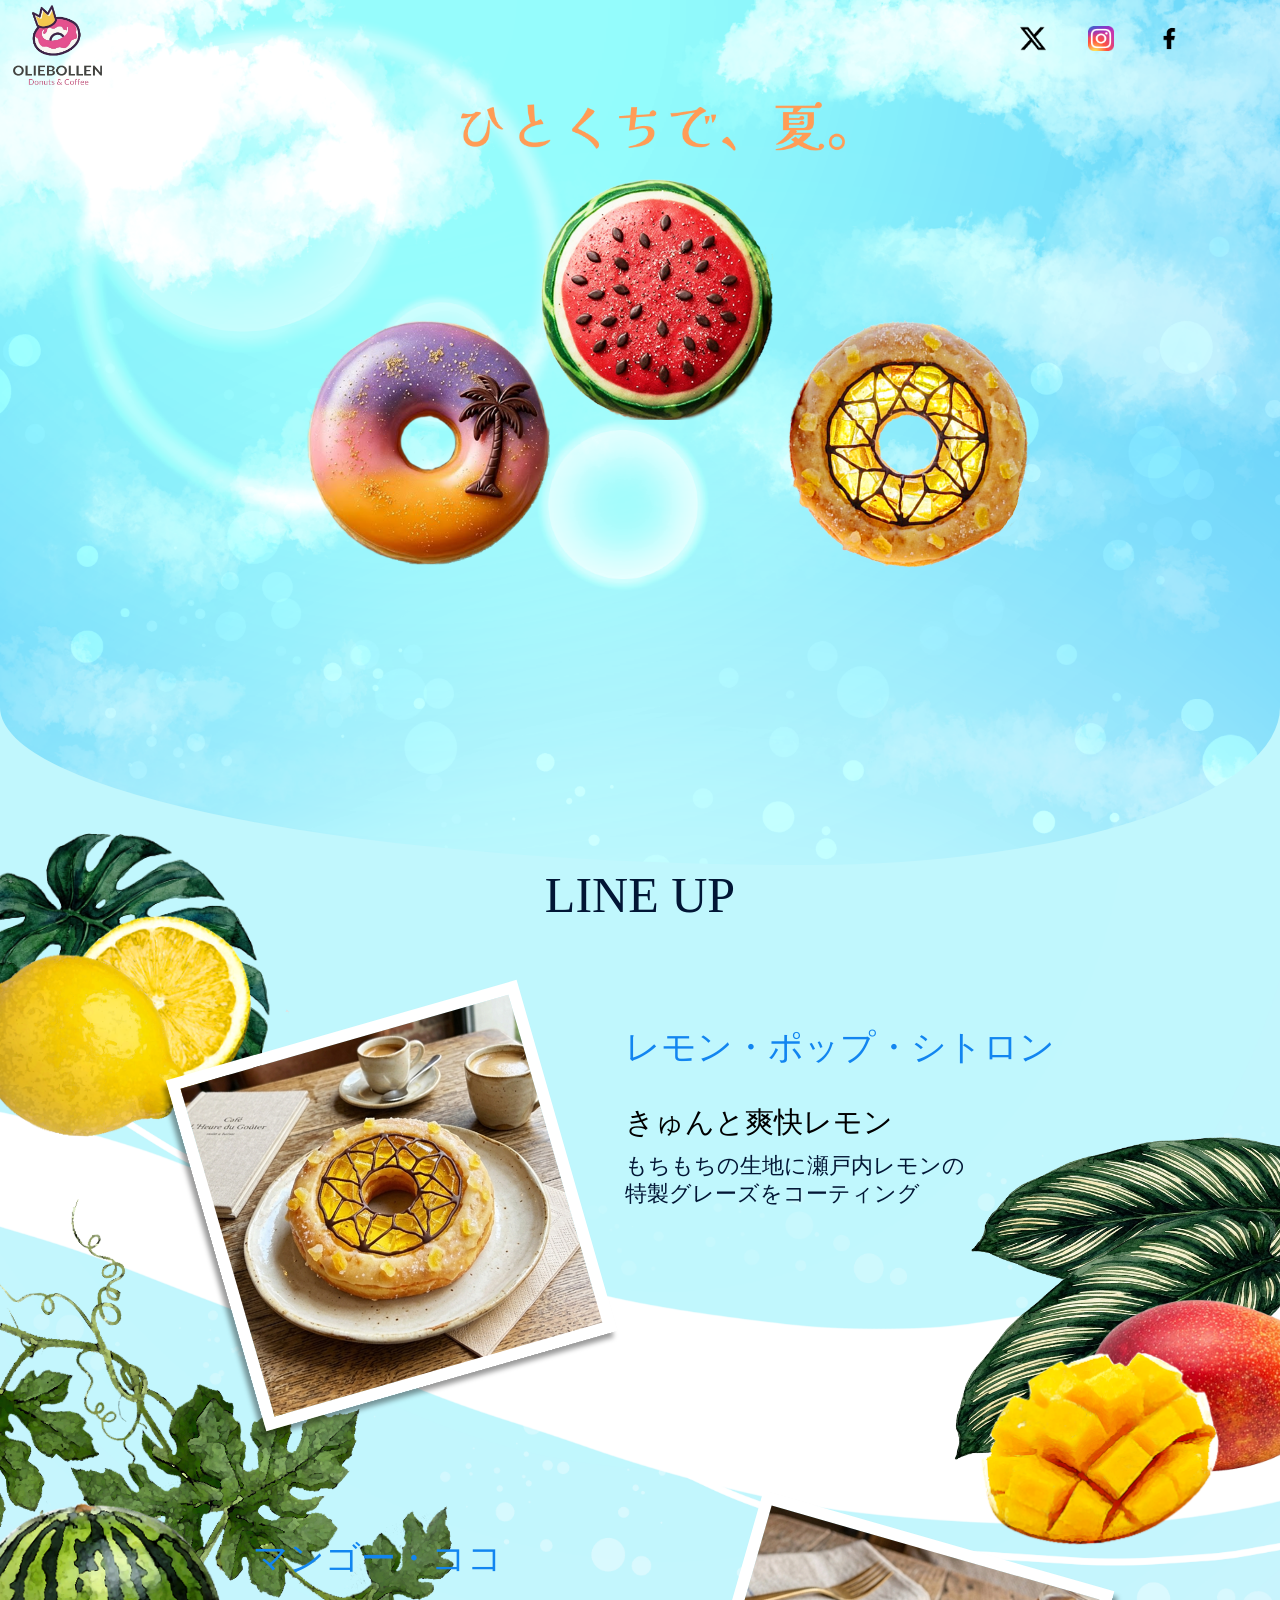
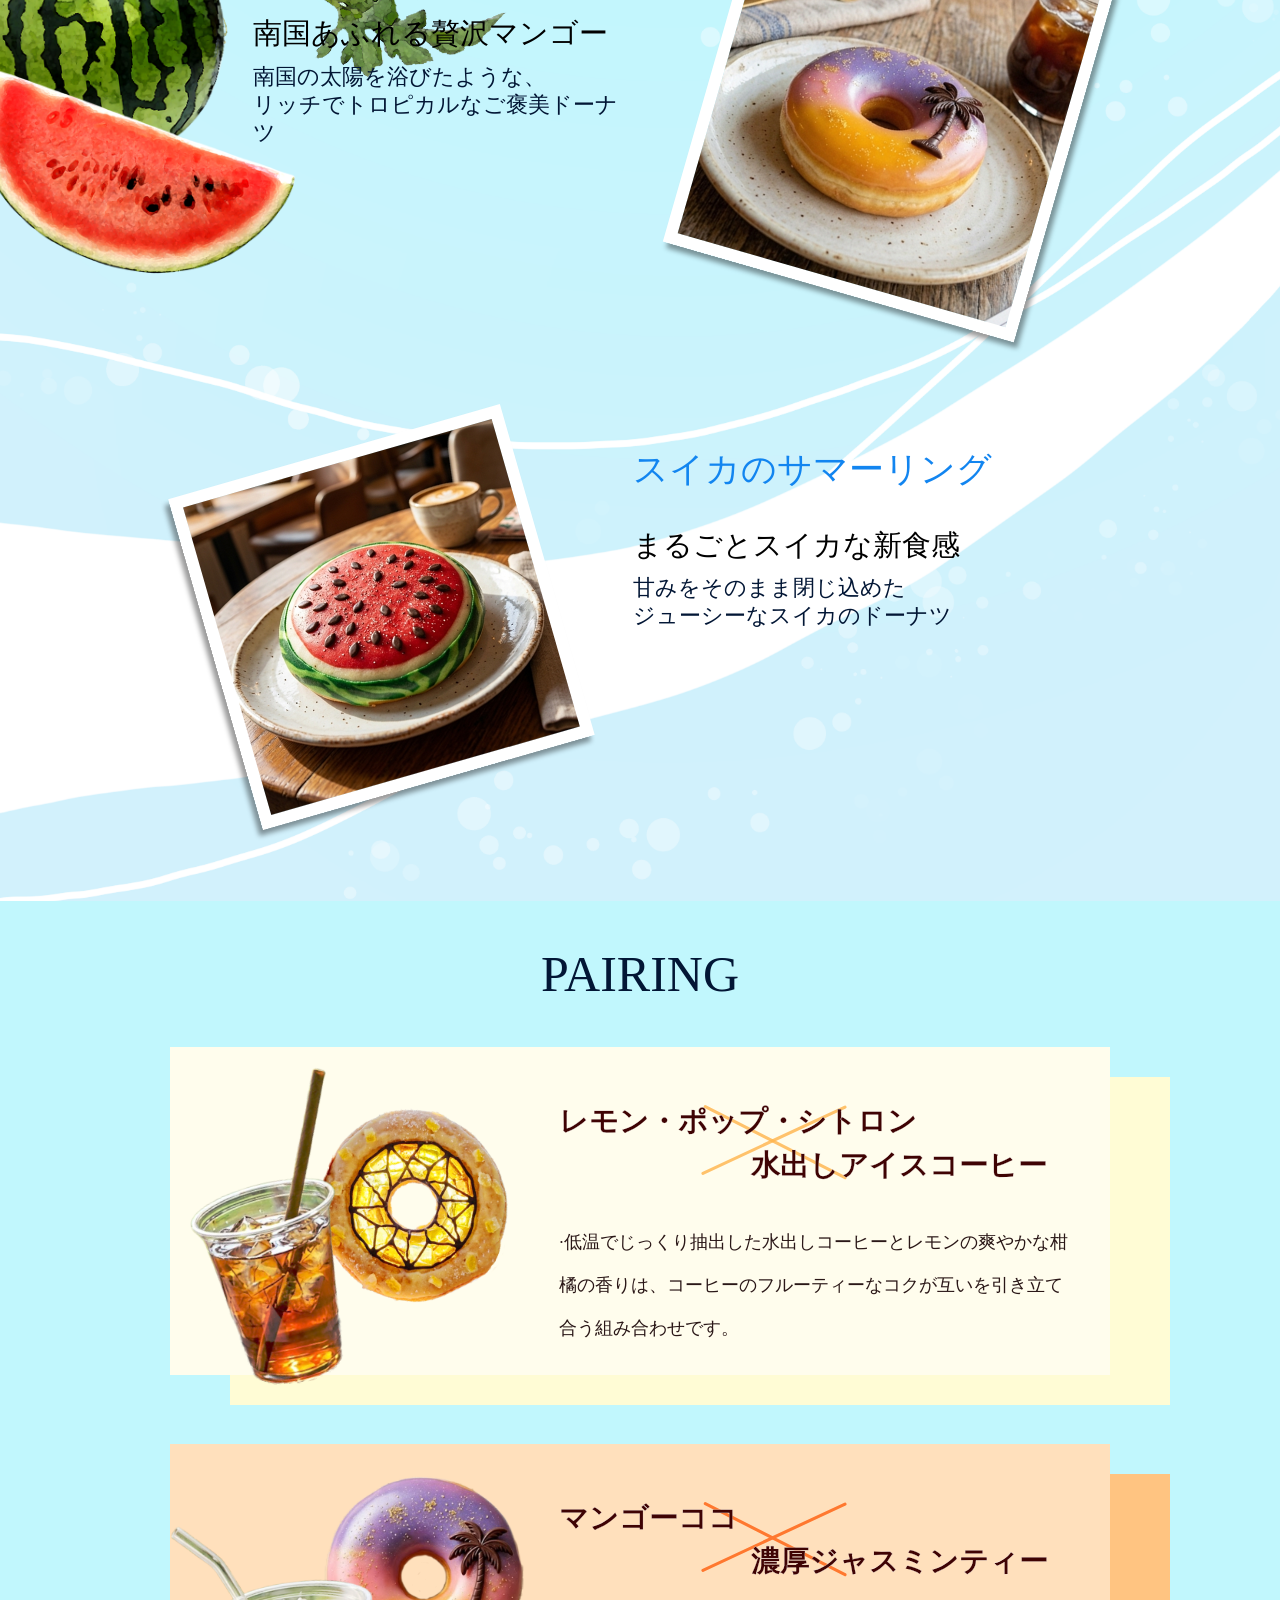
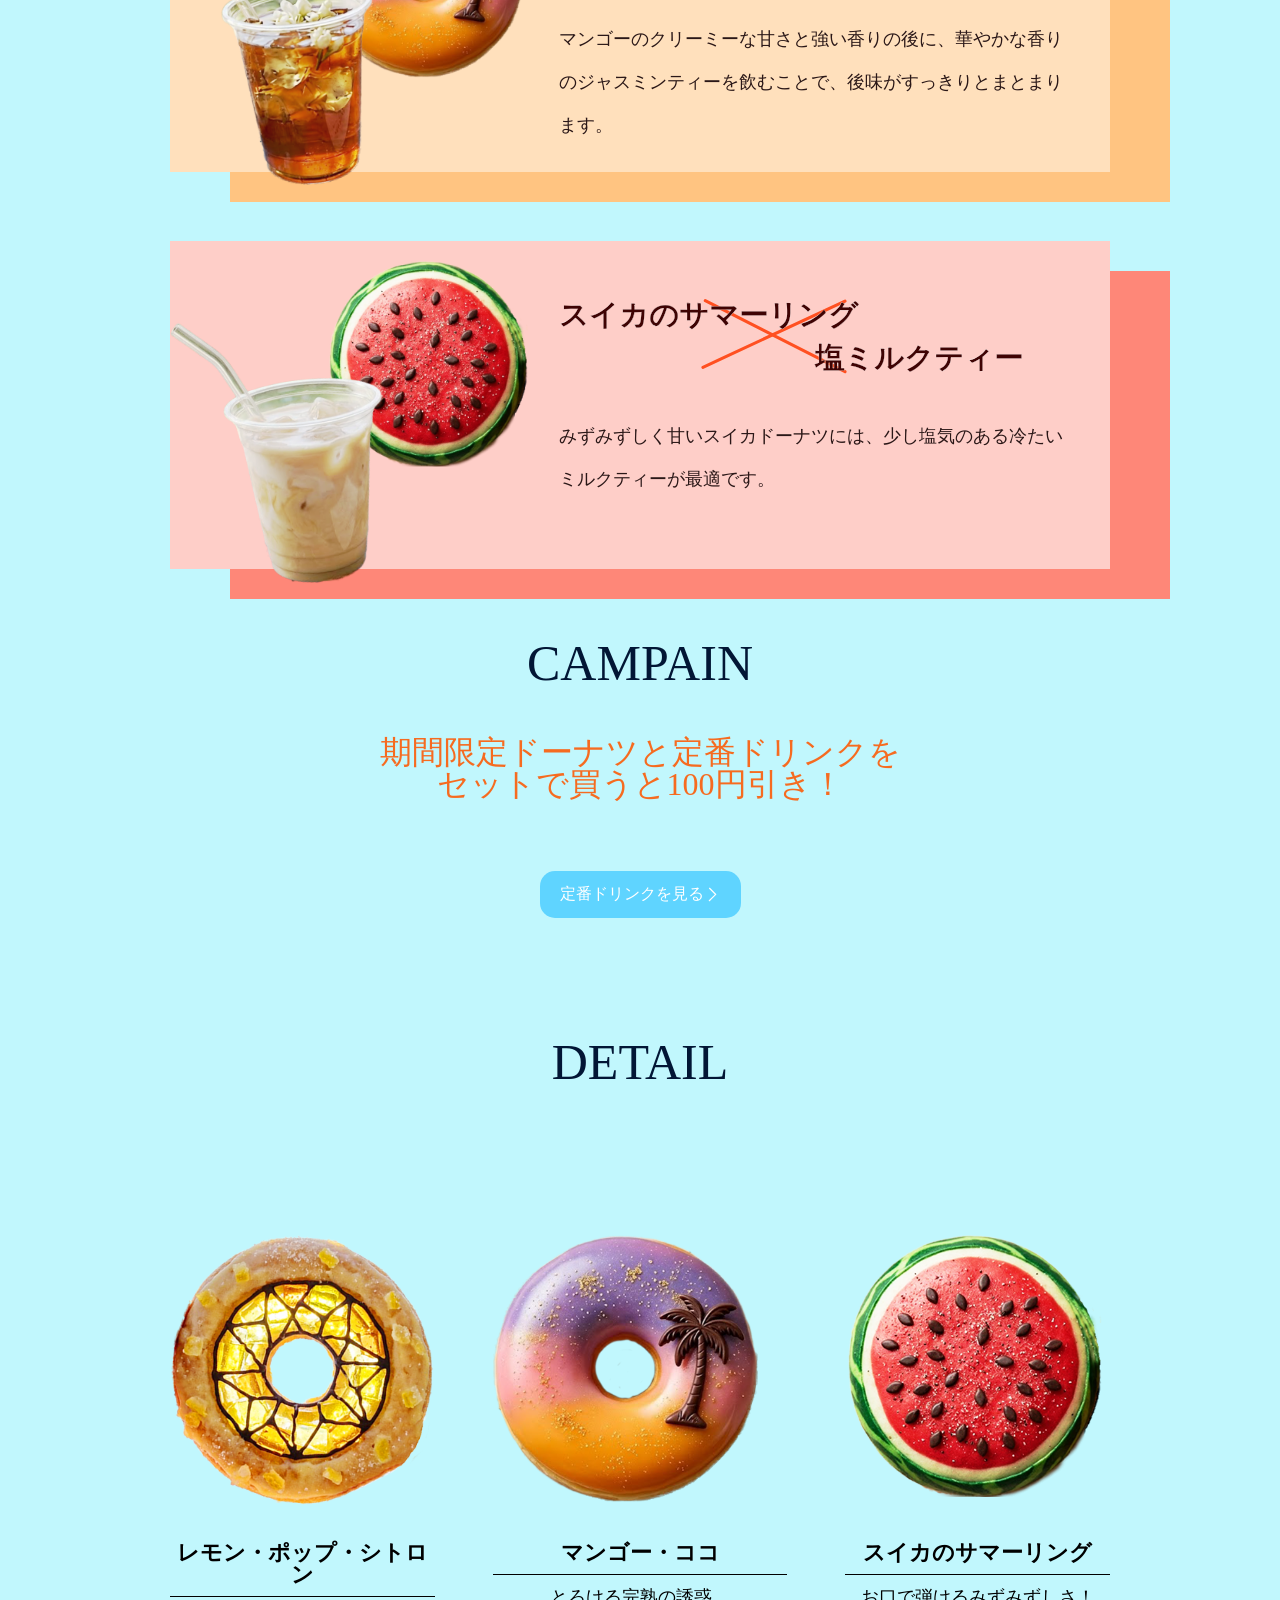
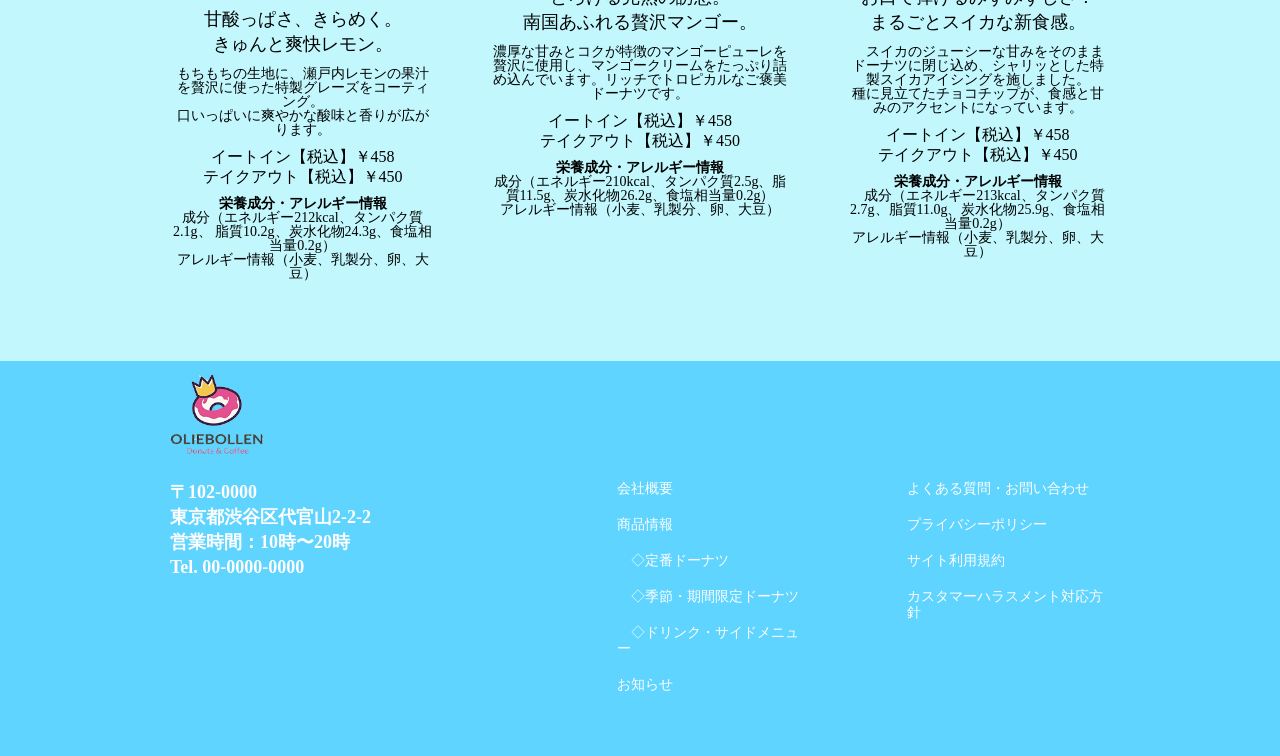
<file: index.html>
<!DOCTYPE html>
<html lang="ja">
<head>
  <meta charset="UTF-8">
  <meta name="viewport" content="width=device-width, initial-scale=1.0">
  <title>夏限定のフルーツドーナツ OLIEBOLLEN</title>
  <link rel="icon" href="img/favicon_logo.png" type="image/png">
  <link rel="apple-touch-icon" href="img/favicon_logo.png">
  <link rel="stylesheet" href="css/reset.css">
  <link rel="stylesheet" href="css/index.css">
</head>


<body>


  <header>

    <h1>
      <a href="index.html">
        <img src="img/logo.png" alt="oliebollenヘッダーロゴ">
      </a>
    </h1>

    <nav>
      <ul>
        <li>
          <a href="#">
            <img src="img/twitter_icon.png" alt="Twitter">
          </a>
        </li>
        <li>
          <a href="#">
            <img src="img/instagram_icon.png" alt="Instagram">
          </a>
        </li>
        <li>
          <a href="#">
            <img src="img/facebook_icon.png" alt="Facebook">
          </a>
        </li>
      </ul>
    </nav>

  </header>

  <div>
    <p class="mainvisual_background">
      <img src="img/mainvisal_background.png" alt="メインビジュアル">
    </p>
    <p class="responsive_mainvisual_background">
      <img src="img/responsive_mainvisual_1.png" alt="メインビジュアル">
    </p>
    <p class="mainvisual_title">
      <img src="img/mainvisual_title.png" alt="ひとくちで、夏。">
    </p>
    <p class="mainvisual_suika">
      <img src="img/donuts_suika.png" alt="スイカのサマーリング" class="no_eating">
      <img src="img/donuts_suika_eating.png" alt="齧りかけのスイカのサマーリング" class="eating">
    </p>
    <p class="mainvisual_mango">
      <img src="img/donuts_mango.png" alt="マンゴー・ココ" class="no_eating">
      <img src="img/donuts_mango_eating.png" alt="齧りかけのマンゴー・ココ" class="eating">
    </p>
    <p class="mainvisual_lemon">
      <img src="img/donuts_lemon.png" alt="レモン・ポップ・シトロン" class="no_eating">
      <img src="img/donuts_lemon_eating.png" alt="齧りかけのレモン・ポップ・シトロン" class="eating">
    </p>
  </div>

  <div class="all">

    <div class="images">
      <img src="img/left_reef1.png" alt="" class="left_reef1">
      <img src="img/cut_lemon_2.png" alt="" class="cut_lemon">
      <img src="img/lemon_1.png" alt="" class="lemon">
      <img src="img/right_reef_2_2.png" alt="" class="right_reef2">
      <img src="img/right_reef_1_2.png" alt="" class="right_reef1">
      <img src="img/mango_1.png" alt="" class="mango">
      <img src="img/cut_mango_2.png" alt="" class="cut_mango">
      <img src="img/watermelon_reef_1.png" alt="watermelon_reef" class="watermelon_reef">
      <img src="img/watermelon_1.png" alt="watermelon" class="watermelon">
      <img src="img/cut_watermelon_1.png" alt="cut_watermelon" class="cut_watermelon">

    </div>

    <main>

      <div class="back">
        <div class="container_index1">
          <div>
            <p class="lineup_title">
              LINE UP
            </p>
            <div class="lineup">
              <div class="lineup_1">
                <p class="lineup_left1">
                  <img src="img/lemon_donuts_pic.png" alt="レモン・ポップ・シトロン">
                </p>
                <section class="lineup_right1">
                  <h2>
                    レモン・ポップ・シトロン
                  </h2>
                  <p class="lineup_example1">
                    きゅんと爽快レモン
                  </p>
                  <p class="lineup_explanation1">
                    もちもちの生地に瀬戸内レモンの<br>
                    特製グレーズをコーティング
                  </p>
                </section>
              </div>
              <div class="lineup_2">
                <p class="lineup_right2">
                  <img src="img/mango_donuts_pic.png" alt="マンゴー・ココ">
                </p>
                <section class="lineup_left2">
                  <h2>
                    マンゴー・ココ
                  </h2>
                  <p class="lineup_example2">
                    南国あふれる贅沢マンゴー
                  </p>
                  <p class="lineup_explanation2">
                    南国の太陽を浴びたような、<br>
                    リッチでトロピカルなご褒美ドーナツ
                  </p>
                </section>
              </div>
              <div class="lineup_3">
                <p class="lineup_left3">
                  <img src="img/suika_donuts_pic.png" alt="スイカのサマーリング">
                </p>
                <section class="lineup_right3">
                  <h2>
                    スイカのサマーリング
                  </h2>
                  <p class="lineup_example3">
                    まるごとスイカな新食感
                  </p>
                  <p class="lineup_explanation3">
                    甘みをそのまま閉じ込めた<br>
                    ジューシーなスイカのドーナツ
                  </p>
                </section>
              </div>
            </div>
          </div>
        </div>
      </div>


      <div class="container_index2">
        <div>
          <p class="pairing_title">
            PAIRING
          </p>
          <div class="pairing">
            <div class="pairing_1">
              <p class="pairing_left1">
                <img src="img/drink&donuts_1.png" alt="レモンドーナツ">
              </p>
              <section class="pairing_right1">
                <h2>
                  レモン・ポップ・シトロン<br>
                  <span>
                    水出しアイスコーヒー
                  </span>
                </h2>
                <p>
                  ·低温でじっくり抽出した水出しコーヒーとレモンの爽やかな柑橘の香りは、コーヒーのフルーティーなコクが互いを引き立て合う組み合わせです。
                </p>
              </section>
            </div>
            <div class="pairing_2">
              <p class="pairing_left2">
                <img src="img/drink&donuts_2.png" alt="マンゴードーナツ">
              </p>
              <section class="pairing_right2">
                <h2>
                  マンゴーココ<br>
                  <span>
                    濃厚ジャスミンティー
                  </span>
                </h2>
                <p>
                  マンゴーのクリーミーな甘さと強い香りの後に、華やかな香りのジャスミンティーを飲むことで、後味がすっきりとまとまります。
                </p>
              </section>
            </div>
            <div class="pairing_3">
              <p class="pairing_left3">
                <img src="img/drink&donuts_3.png" alt="スイカドーナツ">
              </p>
              <section class="pairing_right3">
                <h2>
                  スイカのサマーリング<br>
                  <span>
                    塩ミルクティー
                  </span>
                </h2>
                <p>
                  みずみずしく甘いスイカドーナツには、少し塩気のある冷たいミルクティーが最適です。
                </p>
              </section>
            </div>
          </div>
        </div>

        <div class="campain">
          <section>
            <h2>CAMPAIN</h2>
            <p>期間限定ドーナツと定番ドリンクを<br>
              セットで買うと100円引き&#xFF01;</p>
          </section>
        </div>

        <p class="drink">
          <a href="drink.html">定番ドリンクを見る<img src="img/arrow_right.svg" alt="右矢印"></a>
        </p>
      </div>

      <div class="container_index3">
        <div>
          <p class="detail_title">
            DETAIL
          </p>
          <div class="detail">
            <div class="detail_1">
              <p class="detail_image">
                <img src="img/donuts_lemon.png" alt="レモン・ポップ・シトロン">
              </p>
              <section class="detail_explanation">
                <h2>
                  レモン・ポップ・シトロン
                </h2>
                <p class="detail_catchphrase">
                  甘酸っぱさ、きらめく。<br>
                  きゅんと爽快レモン。
                </p>
                <p class="detail_taste">
                  もちもちの生地に、瀬戸内レモンの果汁を贅沢に使った特製グレーズをコーティング。<br>
                  口いっぱいに爽やかな酸味と香りが広がります。
                </p>
                <p class="detail_price">
                  イートイン【税込】￥458<br>
                  テイクアウト【税込】￥450
                </p>
                <p class="detail_allergen">
                  <span>
                    栄養成分・アレルギー情報
                  </span><br>
                  成分（エネルギー212kcal、タンパク質2.1g、 脂質10.2g、炭水化物24.3g、食塩相当量0.2g）<br>
                  アレルギー情報（小麦、乳製分、卵、大豆）
                </p>
              </section>
            </div>
            <div class="detail_2">
              <p class="detail_image">
                <img src="img/donuts_mango.png" alt="マンゴー・ココ">
              </p>
              <section class="detail_explanation">
                <h2>
                  マンゴー・ココ
                </h2>
                <p class="detail_catchphrase">
                  とろける完熟の誘惑。<br>
                  南国あふれる贅沢マンゴー。
                </p>
                <p class="detail_taste">
                  濃厚な甘みとコクが特徴のマンゴーピューレを贅沢に使用し、マンゴークリームをたっぷり詰め込んでいます。リッチでトロピカルなご褒美ドーナツです。
                </p>
                <p class="detail_price">
                  イートイン【税込】￥458 <br>
                  テイクアウト【税込】￥450
                </p>
                <p class="detail_allergen">
                  <span>
                    栄養成分・アレルギー情報
                  </span><br>
                  成分（エネルギー210kcal、タンパク質2.5g、脂質11.5g、炭水化物26.2g、食塩相当量0.2g）<br>
                  アレルギー情報（小麦、乳製分、卵、大豆）
                </p>
              </section>
            </div>
            <div class="detail_3">
              <p class="detail_image">
                <img src="img/donuts_suika.png" alt="スイカのサマーリング">
              </p>
              <section class="detail_explanation">
                <h2>
                  スイカのサマーリング
                </h2>
                <p class="detail_catchphrase">
                  お口で弾けるみずみずしさ！<br>
                  まるごとスイカな新食感。
                </p>
                <p class="detail_taste">
                  &#x3000;スイカのジューシーな甘みをそのままドーナツに閉じ込め、シャリッとした特製スイカアイシングを施しました。<br>
                  種に見立てたチョコチップが、食感と甘みのアクセントになっています。
                </p>
                <p class="detail_price">
                  イートイン【税込】￥458<br>
                  テイクアウト【税込】￥450
                </p>
                <p class="detail_allergen">
                  <span>
                    栄養成分・アレルギー情報
                  </span><br>
                  &#x3000;成分（エネルギー213kcal、タンパク質2.7g、脂質11.0g、炭水化物25.9g、食塩相当量0.2g）<br>
                  アレルギー情報（小麦、乳製分、卵、大豆）
                </p>
              </section>
            </div>
          </div>
        </div>
      </div>

    </main>

    <footer>

      <div class="footer_container">
        <h1>
          <a href="index.html">
            <img src="img/footer_logo.png" alt="oliebollenフッターロゴ">
          </a>
        </h1>
        <div class="footer_all">
          <address>
            〒102-0000<br>
            東京都渋谷区代官山2-2-2<br>
            営業時間：10時〜20時<br>
            Tel. 00-0000-0000
          </address>
          <div class="footer_nav">
            <nav>
              <ul>
                <li>
                  <p>
                    <a href="#">
                      会社概要
                    </a>
                  </p>
                </li>
                <li>
                  <p>
                    <a href="#">
                      商品情報
                    </a>
                  </p>
                </li>
                <li>
                  <p>
                    <a href="#">
                      &#x3000;◇定番ドーナツ
                    </a>
                  </p>
                </li>
                <li>
                  <p>
                    <a href="index.html">
                      &#x3000;◇季節・期間限定ドーナツ
                    </a>
                  </p>
                </li>
                <li>
                  <p>
                    <a href="drink.html">
                      &#x3000;◇ドリンク・サイドメニュー
                    </a>
                  </p>
                </li>
                <li>
                  <p>
                    <a href="#">
                      お知らせ
                    </a>
                  </p>
                </li>
              </ul>
            </nav>
            <nav>
              <ul>
                <li>
                  <p>
                    <a href="contact.html">
                      よくある質問・お問い合わせ
                    </a>
                  </p>
                </li>
                <li>
                  <p>
                    <a href="#">
                      プライバシーポリシー
                    </a>
                  </p>
                </li>
                <li>
                  <p>
                    <a href="#">
                      サイト利用規約
                    </a>
                  </p>
                </li>
                <li>
                  <p>
                    <a href="#">
                      カスタマーハラスメント対応方針
                    </a>
                  </p>
                </li>
              </ul>
            </nav>
          </div>
        </div>
        <!-- <p>
          <small>
            &copy;2021 WebDesign.
            <span>
              All Rights Reserved.
            </span>
          </small>
        </p> -->
      </div>

    </footer>

  </div>
</body>
</html>
</file>
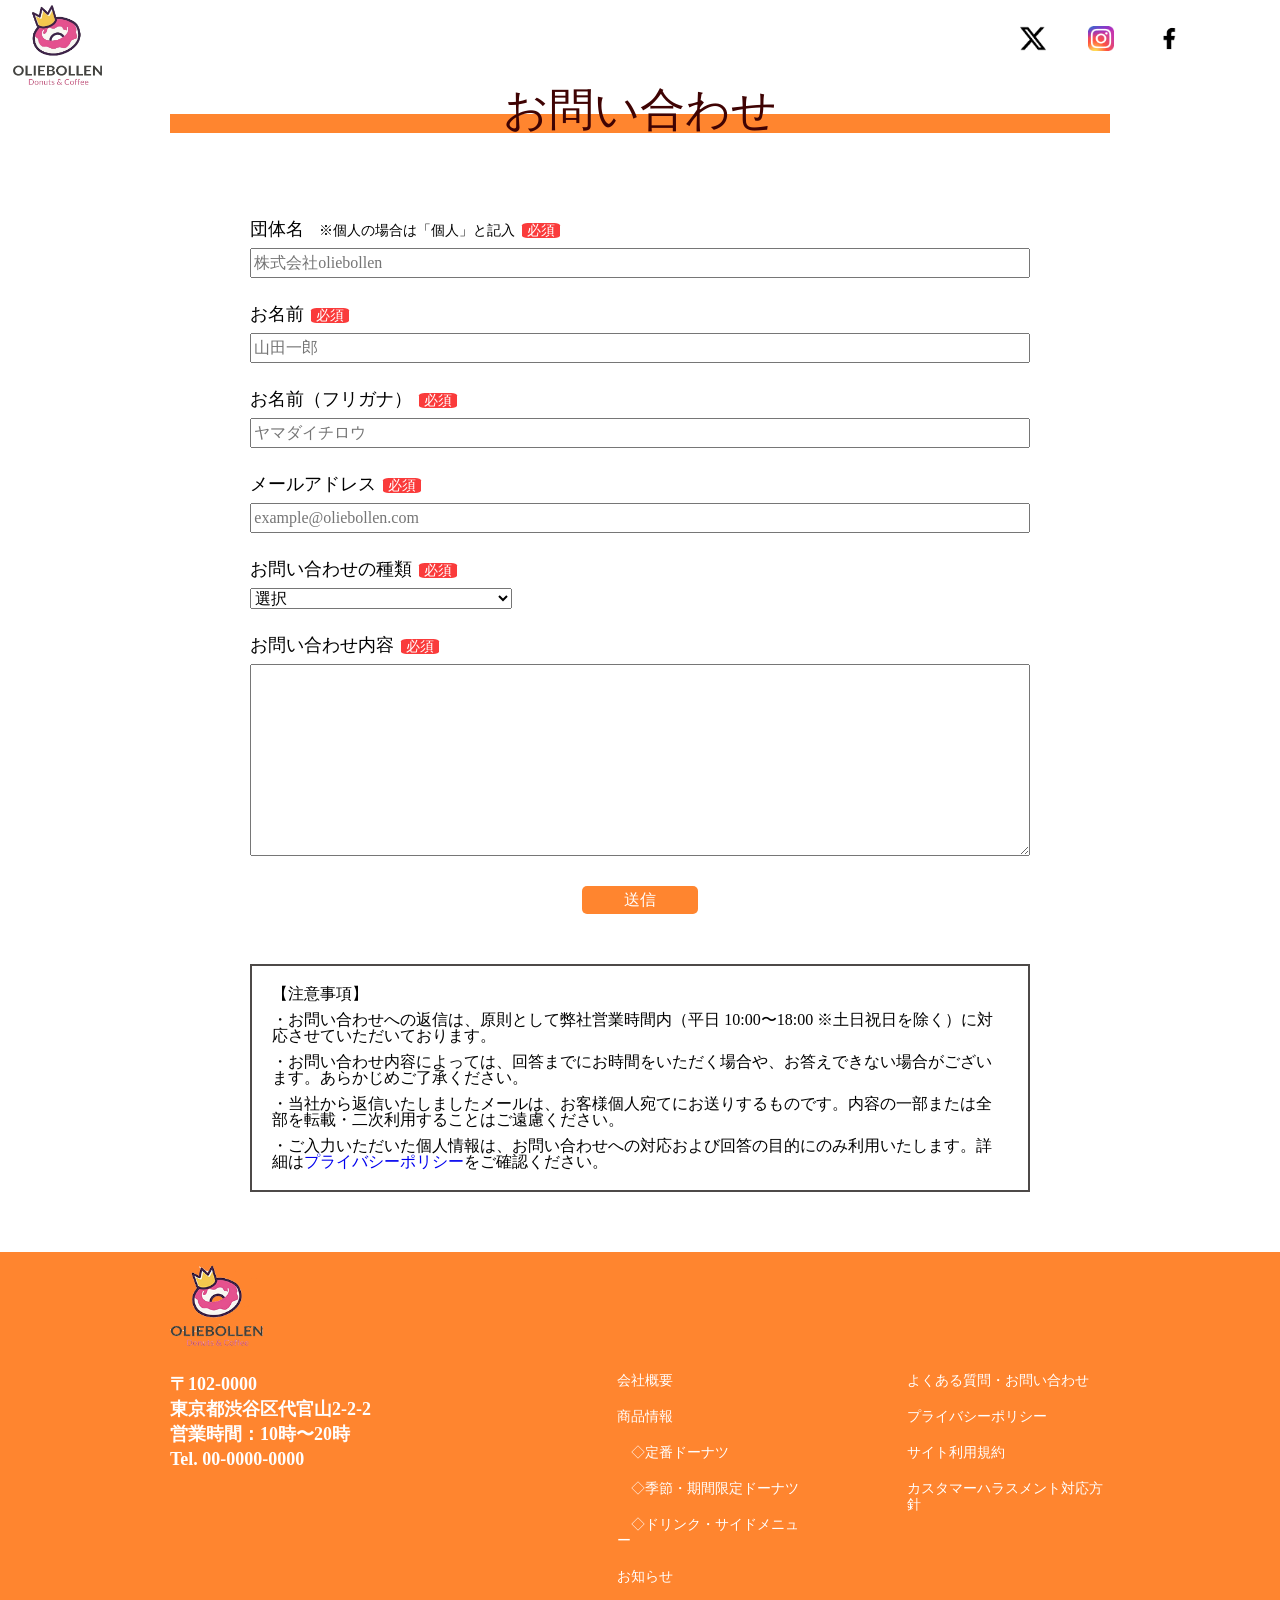
<file: contact.html>
<!DOCTYPE html>
<html lang="ja">
<head>
  <meta charset="UTF-8">
  <meta name="viewport" content="width=device-width, initial-scale=1.0">
  <title>お問い合わせ OLIEBOLLEN</title>
  <link rel="icon" href="img/favicon_logo.png" type="image/png">
  <link rel="apple-touch-icon" href="img/favicon_logo.png">
  <link rel="stylesheet" href="css/reset.css">
  <link rel="stylesheet" href="css/contact.css">
</head>

<body>

  <header>

    <h1>
      <a href="index.html">
        <img src="img/logo.png" alt="oliebollenヘッダーロゴ">
      </a>
    </h1>

    <nav>
      <ul>
        <li>
          <a href="#">
            <img src="img/twitter_icon.png" alt="Twitter">
          </a>
        </li>
        <li>
          <a href="#">
            <img src="img/instagram_icon.png" alt="Instagram">
          </a>
        </li>
        <li>
          <a href="#">
            <img src="img/facebook_icon.png" alt="Facebook">
          </a>
        </li>
      </ul>
    </nav>

  </header>

  <main>

    <div class="container">
      <h1 class="d">お問い合わせ</h1>
      <div class="contact">
        <form>
          <fieldset>
            <legend>団体名 <span class="group">※個人の場合は「個人」と記入</span><span class="hissu">必須</span></legend>
            <p><input type="text" name="group" id="group" placeholder="株式会社oliebollen" required></p>
          </fieldset>
          <fieldset>
            <legend>お名前<span class="hissu">必須</span></legend>
            <p><input type="text" name="name" id="name" placeholder="山田一郎" required></p>
          </fieldset>
          <fieldset>
            <legend>お名前（フリガナ）<span class="hissu">必須</span></legend>
            <p><input type="text" name="furigana" id="furigana" placeholder="ヤマダイチロウ" required></p>
          </fieldset>
          <fieldset>
            <legend>メールアドレス<span class="hissu">必須</span></legend>
            <p><input type="email" name="email" id="email" placeholder="example@oliebollen.com" required></p>
          </fieldset>
          <legend>お問い合わせの種類<span class="hissu">必須</span></legend>
          <p><select name="naiyou" id="naiyou" required>
              <option value="">選択</option>
              <option value="service">店舗・サービスについて</option>
              <option value="menu">メニューについて</option>
              <option value="reseive">事前予約について</option>
              <option value="apo">取材依頼・企業へのお問い合わせ</option>
              <option value="other">その他</option>
            </select></p>
          <fieldset>
            <legend>お問い合わせ内容<span class="hissu">必須</span></legend>
            <p><textarea></textarea></p>
          </fieldset>
          <p class="send"><button>送信</button></p>
          <input type="hidden" name="code" value="utf8">
        </form>
        <section class="attention">
          <h2>【注意事項】</h2>
          <p>・お問い合わせへの返信は、原則として弊社営業時間内（平日 10:00〜18:00 ※土日祝日を除く）に対応させていただいております。</p>
          <p>・お問い合わせ内容によっては、回答までにお時間をいただく場合や、お答えできない場合がございます。あらかじめご了承ください。</p>
          <p>・当社から返信いたしましたメールは、お客様個人宛てにお送りするものです。内容の一部または全部を転載・二次利用することはご遠慮ください。</p>
          <p>・ご入力いただいた個人情報は、お問い合わせへの対応および回答の目的にのみ利用いたします。詳細は<a href="#">プライバシーポリシー</a>をご確認ください。</p>
        </section>
      </div>
    </div>
  </main>

  <footer>

    <div class="footer_container">
      <h1>
        <a href="index.html">
          <img src="img/footer_logo.png" alt="oliebollenフッターロゴ">
        </a>
      </h1>
      <div class="footer_all">
        <address>
          〒102-0000<br>
          東京都渋谷区代官山2-2-2<br>
          営業時間：10時〜20時<br>
          Tel. 00-0000-0000
        </address>
        <div class="footer_nav">
          <nav>
            <ul>
              <li>
                <p>
                  <a href="#">
                    会社概要
                  </a>
                </p>
              </li>
              <li>
                <p>
                  <a href="#">
                    商品情報
                  </a>
                </p>
              </li>
              <li>
                <p>
                  <a href="#">
                    &#x3000;◇定番ドーナツ
                  </a>
                </p>
              </li>
              <li>
                <p>
                  <a href="index.html">
                    &#x3000;◇季節・期間限定ドーナツ
                  </a>
                </p>
              </li>
              <li>
                <p>
                  <a href="drink.html">
                    &#x3000;◇ドリンク・サイドメニュー
                  </a>
                </p>
              </li>
              <li>
                <p>
                  <a href="#">
                    お知らせ
                  </a>
                </p>
              </li>
            </ul>
          </nav>
          <nav>
            <ul>
              <li>
                <p>
                  <a href="contact.html">
                    よくある質問・お問い合わせ
                  </a>
                </p>
              </li>
              <li>
                <p>
                  <a href="#">
                    プライバシーポリシー
                  </a>
                </p>
              </li>
              <li>
                <p>
                  <a href="#">
                    サイト利用規約
                  </a>
                </p>
              </li>
              <li>
                <p>
                  <a href="#">
                    カスタマーハラスメント対応方針
                  </a>
                </p>
              </li>
            </ul>
          </nav>
        </div>
      </div>
      <!-- <p>
          <small>
            &copy;2021 WebDesign.
            <span>
              All Rights Reserved.
            </span>
          </small>
        </p> -->
    </div>

  </footer>

</body>
</html>
</file>
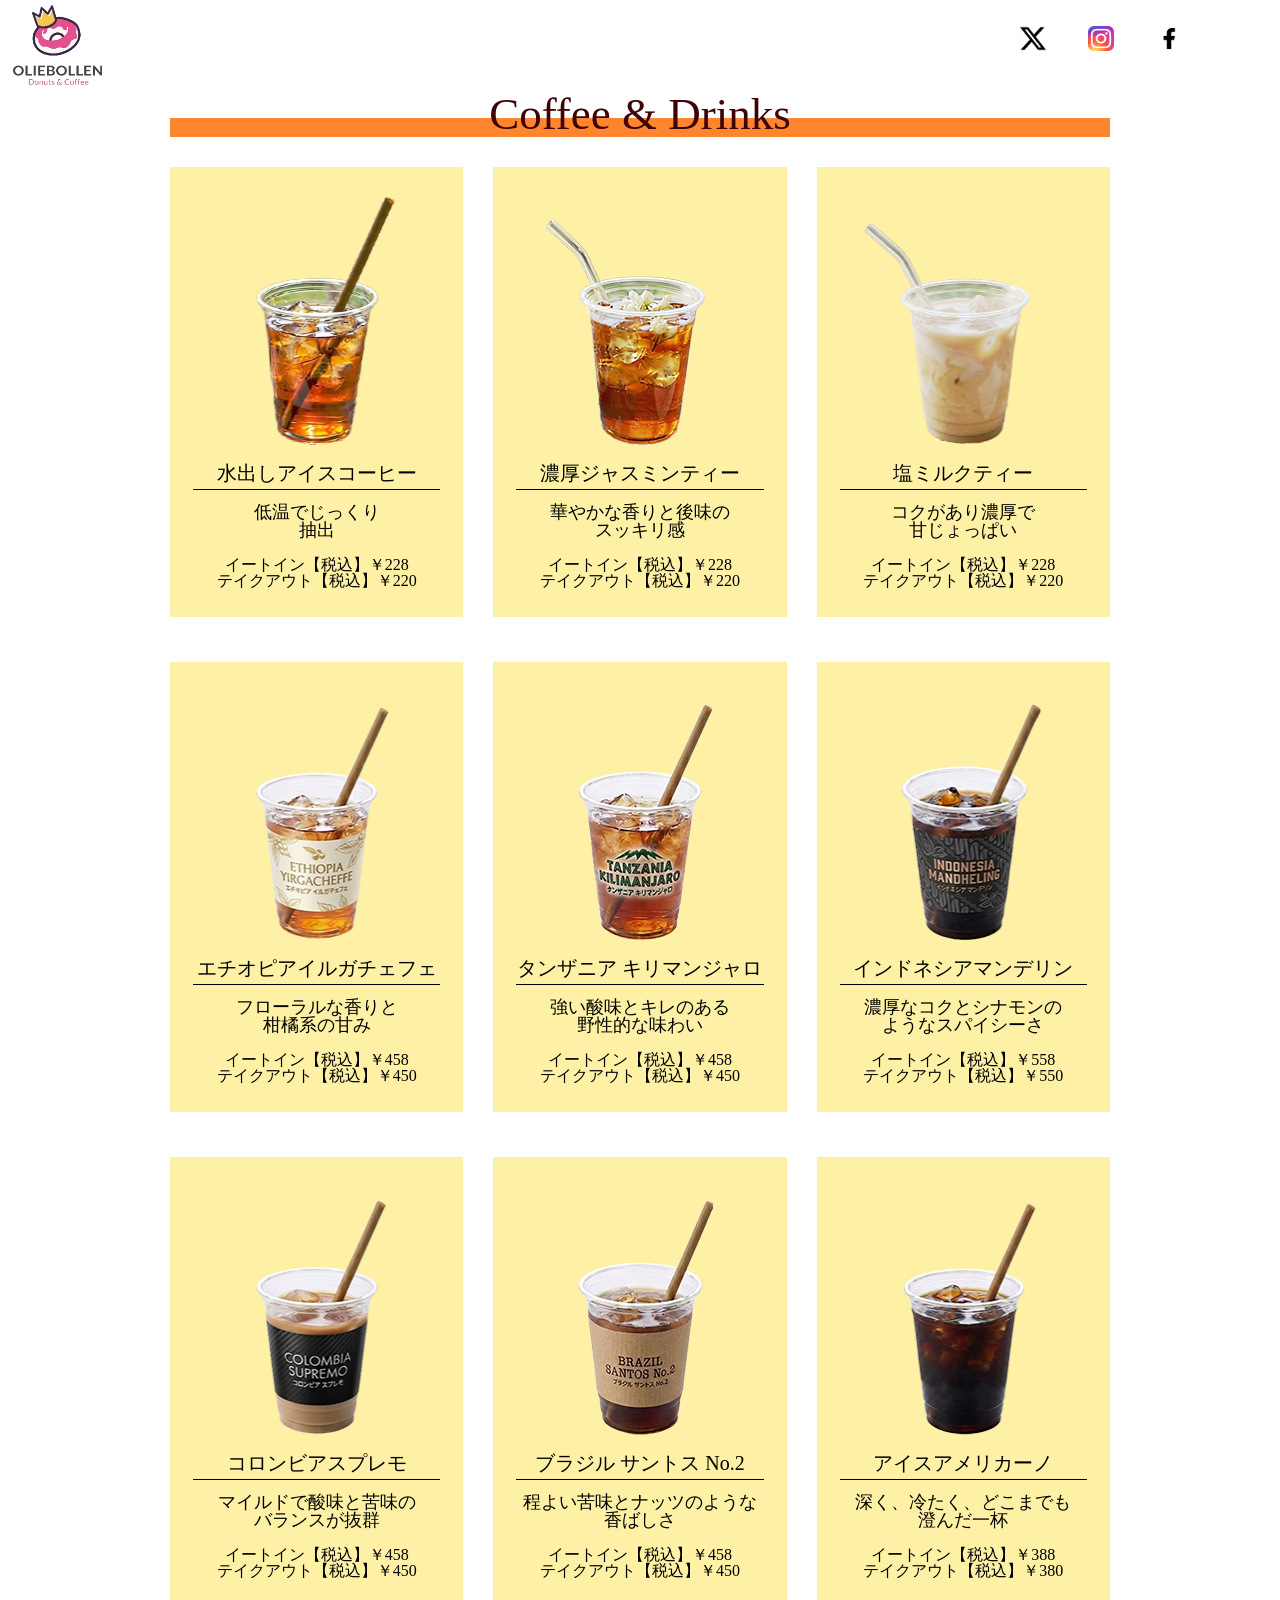
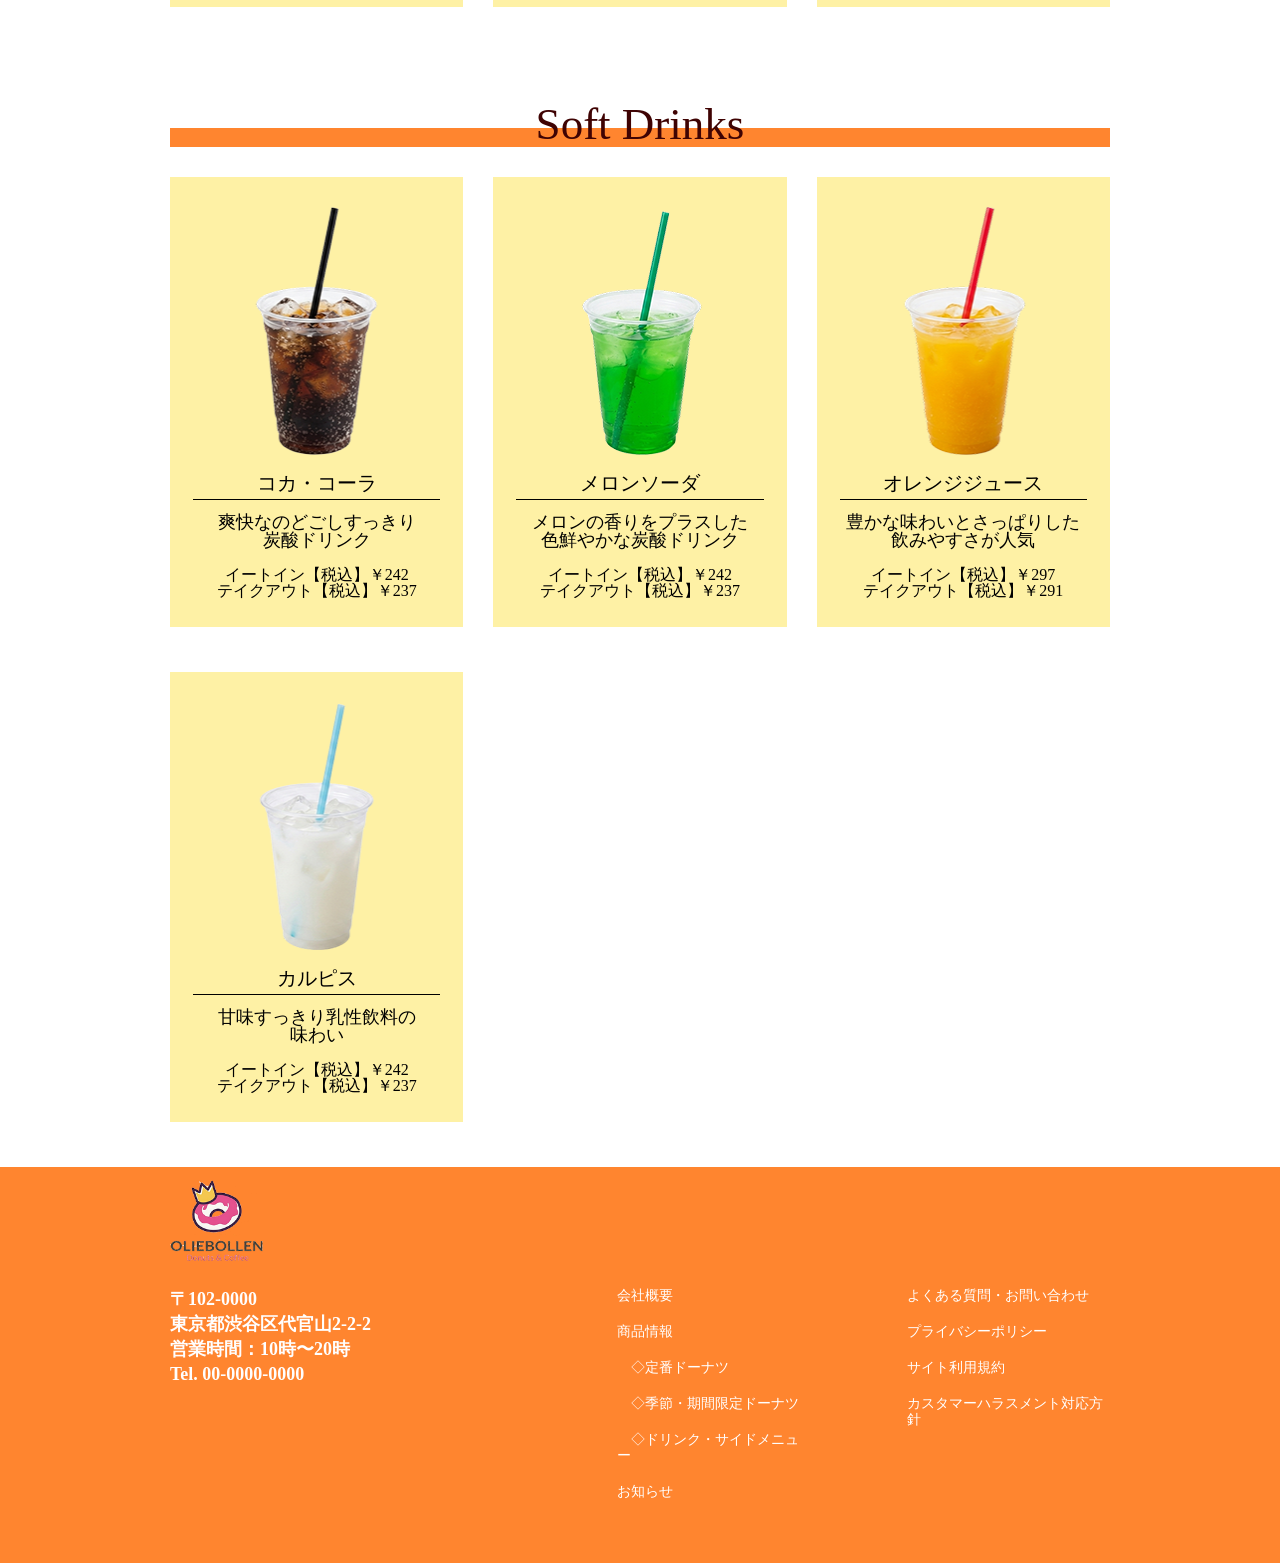
<file: drink.html>
<!DOCTYPE html>
<html lang="ja">
<head>
  <meta charset="UTF-8">
  <meta name="viewport" content="width=device-width, initial-scale=1.0">
  <title>ドリンク一覧 OLIEBOLLEN</title>
  <link rel="icon" href="img/favicon_logo.png" type="image/png">
  <link rel="apple-touch-icon" href="img/favicon_logo.png">
  <link rel="stylesheet" href="css/reset.css">
  <link rel="stylesheet" href="css/drink.css">
</head>


<body>


  <header>
    <h1>
      <a href="index.html">
        <img src="img/logo.png" alt="oliebollenヘッダーロゴ">
      </a>
    </h1>
    <nav>
      <ul>
        <li>
          <a href="#">
            <img src="img/twitter_icon.png" alt="Twitter">
          </a>
        </li>
        <li>
          <a href="#">
            <img src="img/instagram_icon.png" alt="Instagram">
          </a>
        </li>
        <li>
          <a href="#">
            <img src="img/facebook_icon.png" alt="Facebook">
          </a>
        </li>
      </ul>
    </nav>

  </header>




  <div class="container">



    <main>

      <!-- コーヒー -->

      <div class="wrap">
        <h1 class="d">Coffee &amp; Drinks</h1>
        <div class="item">
          <div class="sumaho">
            <img src="img/248_drink_water_coffee.png">
          </div>

          <div class="respon">
            <h2>水出しアイスコーヒー</h2>
            <p class="drink">
              低温でじっくり<br>抽出
            </p>
            <p class="prise">
              イートイン【税込】￥228<br>
              テイクアウト【税込】￥220
            </p>
          </div>
        </div>


        <div class="item">
          <div class="sumaho">
            <img src="img/248_drink_jasmine.png">
          </div>
          <div class="respon">
            <h2>濃厚ジャスミンティー</h2>
            <p class="drink">
              華やかな香りと後味の<br>スッキリ感<br></p>
            <p class="prise">
              イートイン【税込】￥228<br>
              テイクアウト【税込】￥220
            </p>
          </div>
        </div>

        <div class="item">
          <div class="sumaho">
            <img src="img/248_drink_salt_milktea.png">
          </div>
          <div class="respon">
            <h2>塩ミルクティー</h2>
            <p class="drink">
              コクがあり濃厚で<br>甘じょっぱい<br></p>
            <p class="prise">
              イートイン【税込】￥228<br>
              テイクアウト【税込】￥220
            </p>
          </div>
        </div>

        <div class="item">
          <div class="sumaho">
            <img src="img/248_drink_ethiopia_YirgaChefe.png">
          </div>
          <div class="respon">
            <h2>エチオピアイルガチェフェ</h2>
            <p class="drink">
              フローラルな香りと<br>柑橘系の甘み<br>
            </p>
            <p class="prise">
              イートイン【税込】￥458<br>
              テイクアウト【税込】￥450
            </p>
          </div>
        </div>

        <div class="item">
          <div class="sumaho">
            <img src="img/248_drink_tanzania_Kilimanjaro.png">
          </div>
          <div class="respon">
            <h2>タンザニア
              キリマンジャロ</h2>
            <p class="drink">
              強い酸味とキレのある<br>野性的な味わい<br>
            </p>
            <p class="prise">
              イートイン【税込】￥458<br>
              テイクアウト【税込】￥450
            </p>
          </div>
        </div>

        <div class="item">
          <div class="sumaho">
            <img src="img/248_drink_indonesia_mandeline.png">
          </div>
          <div class="respon">
            <h2>インドネシアマンデリン</h2>
            <p class="drink">
              濃厚なコクとシナモンの<br>ようなスパイシーさ<br>
            </p>
            <p class="prise">
              イートイン【税込】￥558 <br>
              テイクアウト【税込】￥550
            </p>
          </div>
        </div>

        <div class="item">
          <div class="sumaho">
            <img src="img/248_drink_colombia_supremo.png">
          </div>
          <div class="respon">
            <h2>コロンビアスプレモ</h2>
            <p class="drink">
              マイルドで酸味と苦味の<br>バランスが抜群<br>
            </p>
            <p class="prise">
              イートイン【税込】￥458<br>
              テイクアウト【税込】￥450
            </p>
          </div>
        </div>

        <div class="item">
          <div class="sumaho">
            <img src="img/248_drink_brazil_santos.png">
          </div>
          <div class="respon">
            <h2>ブラジル サントス
              No.2</h2>
            <p class="drink">
              程よい苦味とナッツのような香ばしさ<br>
            </p>
            <p class="prise">
              イートイン【税込】￥458<br>
              テイクアウト【税込】￥450
            </p>
          </div>
        </div>

        <div class="item">
          <div class="sumaho">
            <img src="img/248_drink_ice_americano.png">
          </div>
          <div class="respon">
            <h2>アイスアメリカーノ</h2>
            <p class="drink">
              深く、冷たく、どこまでも<br>澄んだ一杯<br>
            </p>
            <p class="prise">
              イートイン【税込】￥388<br>
              テイクアウト【税込】￥380
            </p>
          </div>
        </div>

        <!-- ソフトドリンク -->
        <h1 class="d">Soft Drinks</h1>

        <div class="item">
          <div class="sumaho">
            <img src="img/248_juice_cola.png">
          </div>
          <div class="respon">
            <h2>コカ・コーラ</h2>
            <p class="drink">
              爽快なのどごしすっきり<br>炭酸ドリンク<br>
            </p>
            <p class="prise">
              イートイン【税込】￥242<br>
              テイクアウト【税込】￥237
            </p>
          </div>
        </div>

        <div class="item">
          <div class="sumaho">
            <img src="img/248_juice_melonsoda.png">
          </div>
          <div class="respon">
            <h2>メロンソーダ</h2>
            <p class="drink">
              メロンの香りをプラスした<br>
              色鮮やかな炭酸ドリンク<br>
            </p>
            <p class="prise">
              イートイン【税込】￥242<br>
              テイクアウト【税込】￥237
            </p>
          </div>
        </div>

        <div class="item">
          <div class="sumaho">
            <img src="img/248_juice_orange.png">
          </div>
          <div class="respon">
            <h2>オレンジジュース</h2>
            <p class="drink">
              豊かな味わいとさっぱりした<br>飲みやすさが人気<br>
            </p>
            <p class="prise">
              イートイン【税込】￥297<br>
              テイクアウト【税込】￥291
            </p>
          </div>
        </div>

        <div class="item">
          <div class="sumaho">
            <img src="img/248_juice_calpis.png">
          </div>
          <div class="respon">
            <h2>カルピス</h2>
            <p class="drink">
              甘味すっきり乳性飲料の<br>
              味わい<br>
            </p>
            <p class="prise">
              イートイン【税込】￥242<br>
              テイクアウト【税込】￥237
            </p>
          </div>
        </div>
      </div>
    </main>
  </div>
  <!-- フッター -->
  <footer>

    <div class="footer_container">
      <h1>
        <a href="index.html">
          <img src="img/footer_logo.png" alt="oliebollenフッターロゴ">
        </a>
      </h1>
      <div class="footer_all">
        <address>
          〒102-0000<br>
          東京都渋谷区代官山2-2-2<br>
          営業時間：10時〜20時<br>
          Tel. 00-0000-0000
        </address>
        <div class="footer_nav">
          <nav>
            <ul>
              <li>
                <p>
                  <a href="#">
                    会社概要
                  </a>
                </p>
              </li>
              <li>
                <p>
                  <a href="#">
                    商品情報
                  </a>
                </p>
              </li>
              <li>
                <p>
                  <a href="#">
                    &#x3000;◇定番ドーナツ
                  </a>
                </p>
              </li>
              <li>
                <p>
                  <a href="index.html">
                    &#x3000;◇季節・期間限定ドーナツ
                  </a>
                </p>
              </li>
              <li>
                <p>
                  <a href="drink.html">
                    &#x3000;◇ドリンク・サイドメニュー
                  </a>
                </p>
              </li>
              <li>
                <p>
                  <a href="#">
                    お知らせ
                  </a>
                </p>
              </li>
            </ul>
          </nav>
          <nav>
            <ul>
              <li>
                <p>
                  <a href="contact.html">
                    よくある質問・お問い合わせ
                  </a>
                </p>
              </li>
              <li>
                <p>
                  <a href="#">
                    プライバシーポリシー
                  </a>
                </p>
              </li>
              <li>
                <p>
                  <a href="#">
                    サイト利用規約
                  </a>
                </p>
              </li>
              <li>
                <p>
                  <a href="#">
                    カスタマーハラスメント対応方針
                  </a>
                </p>
              </li>
            </ul>
          </nav>
        </div>
      </div>
      <!-- <p>
                <small>
                  &copy;2021 WebDesign.
                  <span>
                    All Rights Reserved.
                  </span>
                </small>
              </p> -->
    </div>

  </footer>

</body>
</html>
</file>
<file: css/index.css>
@import url(../css/common.css);

/* メインビジュアル */
p.mainvisual_background {
  width: 100%;
  height: 100vh;
  position: absolute;
  top: 0;
  left: 0;
}

p.mainvisual_background img {
  width: 100%;
  height: auto;
  border-radius: 0 0 350% 600% / 0 0 1500px 1500px;
  z-index: -100;
}

p.responsive_mainvisual_background img {
  display: none;
}

p.mainvisual_title {
  position: absolute;
  margin: 0 auto;
  left: 36vw;
  padding-top: 5%;
}

p.mainvisual_title img {
  width: 30vw;
}

/* スイカ */

p.mainvisual_suika img {
  width: 19vw;
  top: 14vw;
  left: 42vw;
}

p.mainvisual_suika img.no_eating {
  position: absolute;
}

p.mainvisual_suika img.eating {
  position: absolute;
  opacity: 0;
}

p.mainvisual_suika:hover img.no_eating {
  opacity: 0;
}

p.mainvisual_suika:hover img.eating {
  opacity: 1;
}

/* マンゴー */
p.mainvisual_mango img {
  width: 19vw;
  top: 25vw;
  left: 24vw;
}

p.mainvisual_mango img.no_eating {
  position: absolute;
}

p.mainvisual_mango img.eating {
  position: absolute;
  opacity: 0;
}

p.mainvisual_mango:hover img.no_eating {
  opacity: 0;
}

p.mainvisual_mango:hover img.eating {
  opacity: 1;
}

/* レモン */
p.mainvisual_lemon img {
  width: 19vw;
  top: 25vw;
  right: 19.5vw;
}

p.mainvisual_lemon img.no_eating {
  position: absolute;
}

p.mainvisual_lemon img.eating {
  position: absolute;
  opacity: 0;
}

p.mainvisual_lemon:hover img.no_eating {
  opacity: 0;
}

p.mainvisual_lemon:hover img.eating {
  opacity: 1;
  width: 19.11%;
}

/* 背景色 */

html {
  position: relative;
  background-color: #c1f7fd;
}

/* 位置調整 */

div.all {
  padding-top: 65vw;
}

/* 背景画像 */

div.images {
  position: relative;
  z-index: 1;
}

.left_reef1 {
  position: absolute;
  top: -10vw;
  left: 0;
  width: 26vw;
  padding-top: 5vh;
}

.cut_lemon {
  position: absolute;
  top: 3vw;
  left: 5vw;
  width: 15vw;
}

.lemon {
  position: absolute;
  top: 6vw;
  left: 0;
  width: 15%;
}

.right_reef1 {
  position: absolute;
  top: 20vw;
  right: 0vw;
  width: 30%;
}

.right_reef2 {
  position: absolute;
  top: 20vw;
  width: 25%;
  right: 0vw;
}

.mango {
  position: absolute;
  top: 32vw;
  width: 16%;
  right: 0vw;
}

.cut_mango {
  position: absolute;
  top: 37vw;
  width: 20%;
  right: 4vw;
}

.watermelon_reef {
  position: absolute;
  top: 23vw;
  width: 50%;
  left: -9.5vw;
}

.watermelon {
  position: absolute;
  top: 48vw;
  width: 23%;
  left: -4vw;
}

.cut_watermelon {
  position: absolute;
  top: 62vw;
  width: 28vw;
  left: -4vw;
}

/* メイン */

main div.back {
  background-image: url(../img/background_image.png);
  background-repeat: no-repeat;
  background-position: center top;
  background-size: cover;
  position: relative;
}

/* 商品説明 */
.container_index1 {
  /* background-color: bisque; */
  max-width: 980px;
  margin: 0 auto;
  padding-left: 20px;
  padding-right: 20px;
}

main div p.lineup_title {
  color: #021635;
  font-size: 3.125rem;
  font-weight: 500;
  text-align: center;
  margin-bottom: 3rem;
}

main div.lineup {
  display: flex;
  flex-wrap: wrap;
}

main div.lineup div {
  width: 100%;
  min-height: 28.75rem;
  margin-bottom: 2.31rem;
  z-index: 1;
}

div.lineup div.lineup_1 {
  /* background-color: #ffe346; */
  line-height: 1.5;
  display: flex;
  justify-content: space-between;
}

div.lineup div.lineup_1 p.lineup_left1 {
  margin-top: 5.79%;
  margin-bottom: 5.79%;
  margin-left: 4.13%;
  margin-right: 0.4%;
  flex-basis: 38.88%;
}

div.lineup div.lineup_1 p.lineup_left1 img {
  transform: rotate(-16deg);
  border: 12px solid #fff;
  box-shadow: -5px 5px 5px 0px rgba(0, 0, 0, 0.4);
}

div.lineup div.lineup_1 section.lineup_right1 {
  margin-top: 5.67%;
  margin-bottom: 5.67%;
  margin-right: 2.13%;
  flex-basis: 49.42%;
}

div.lineup div.lineup_1 section.lineup_right1 h2 {
  color: #1285f0;
  font-size: 2.18rem;
  padding-bottom: 27px;
}

div.lineup_1 section.lineup_right1 p.lineup_example1 {
  font-family: "Noto Serif JP";
  font-size: 1.8125rem;
  font-weight: 500;
  padding-bottom: 7px;
}

div.lineup div.lineup_1 section.lineup_right1 p.lineup_explanation1 {
  color: #021635;
  font-family: "BIZ UDPMincho";
  font-size: 1.375rem;
  line-height: 1.75rem;
}

div.lineup div.lineup_2 {
  /* background-color: #ff9211; */
  line-height: 1.5;
  display: flex;
  justify-content: space-between;
  flex-direction: row-reverse;
}

div.lineup div.lineup_2 p.lineup_right2 {
  margin-top: 5.79%;
  margin-bottom: 5.79%;
  margin-right: 4.13%;
  flex-basis: 38.88%;
}

div.lineup div.lineup_2 p.lineup_right2 img {
  transform: rotate(16deg);
  border: 12px solid #fff;
  box-shadow: 5px 5px 5px 0px rgba(0, 0, 0, 0.4);
}

div.lineup div.lineup_2 section.lineup_left2 h2 {
  color: #1285f0;
  font-size: 2.18rem;
  padding-bottom: 27px;
}

div.lineup_2 section.lineup_left2 p.lineup_example2 {
  font-family: "Noto Serif JP";
  font-size: 1.8125rem;
  font-weight: 500;
  padding-bottom: 7px;
}

div.lineup div.lineup_2 section.lineup_left2 p.lineup_explanation2 {
  color: #021635;
  font-family: "BIZ UDPMincho";
  font-size: 1.375rem;
  line-height: 1.75rem;
}

div.lineup div.lineup_2 section.lineup_left2 {
  margin-top: 5.67%;
  margin-bottom: 5.67%;
  margin-left: 8.82%;
  margin-right: 8.4%;
  flex-basis: 38.88%;
}

div.lineup div.lineup_3 {
  /* background-color: #ff5021; */
  padding-bottom: 20px;
  line-height: 1.5;
  display: flex;
  justify-content: space-between;
}

div.lineup div.lineup_3 p.lineup_left3 {
  margin-top: 5.79%;
  margin-bottom: 5.79%;
  margin-left: 4.13%;
  margin-right: 8.4%;
  flex-basis: 38.88%;
}

div.lineup div.lineup_3 p.lineup_left3 img {
  transform: rotate(-16deg);
  border: 12px solid #fff;
  box-shadow: -5px 5px 5px 0px rgba(0, 0, 0, 0.4);
}

div.lineup div.lineup_3 section.lineup_right3 {
  margin-top: 5.67%;
  margin-bottom: 5.67%;
  margin-right: 4.13%;
  flex-basis: 49.42%;
}

div.lineup div.lineup_3 section.lineup_right3 h2 {
  color: #1285f0;
  font-size: 2.18rem;
  padding-bottom: 27px;
}

div.lineup_3 section.lineup_right3 p.lineup_example3 {
  font-family: "Noto Serif JP";
  font-size: 1.8125rem;
  font-weight: 500;
  padding-bottom: 7px;
}

div.lineup div.lineup_3 section.lineup_right3 p.lineup_explanation3 {
  color: #021635;
  font-family: "BIZ UDPMincho";
  font-size: 1.375rem;
  line-height: 1.75rem;
}

/* ペアリング */

.container_index2 {
  /* background-color: bisque; */
  max-width: 980px;
  margin: 0 auto;
  padding-left: 20px;
  padding-right: 20px;
}

main div p.pairing_title {
  color: #021635;
  font-size: 3.125rem;
  font-weight: 500;
  text-align: center;
  margin-top: 3rem;
  margin-bottom: 3rem;
}

main div.pairing {
  display: flex;
  flex-wrap: wrap;
}

main div.pairing div {
  width: 65.3125rem;
  height: 20.5rem;
  margin-bottom: 4.31rem;
}

div.pairing img {
  width: 29.6875rem;
  height: auto;
}

div.pairing div.pairing_1 {
  background-color: #fffded;
  line-height: 1.5;
  display: flex;
  justify-content: space-between;
  box-shadow: 60px 30px 0px 0px #fffcd5;
}

div.pairing div.pairing_1 p.pairing_left1 {
  /* background-color: #fff; */
  flex-basis: 38.88%;
}

div.pairing div.pairing_1 section.pairing_right1 {
  margin-top: 5.67%;
  margin-right: 3.6%;
  flex-basis: 55%;
}

div.pairing_1 section.pairing_right1 h2 {
  font-family: "BIZ UDGothic";
  color: #3f0303;
  -webkit-text-stroke-width: 0.25px;
  -webkit-text-stroke-color: #fff;
  font-size: 1.8rem;
  padding-bottom: 2.13rem;
  font-weight: bold;
  background-image: url(../img/X1.svg);
  background-repeat: no-repeat;
  background-position: 110px 5px;
  background-size: 210px 75px;
}

div.pairing_1 section.pairing_right1 h2 span {
  padding-left: 12rem;
  /* white-space: nowrap; */
  overflow: visible;
}

div.pairing_1 section.pairing_right1 p {
  color: #2a1717;
  font-family: "BIZ UDPMincho";
  font-size: 1.1rem;
  line-height: 2.6875rem;
}

div.pairing div.pairing_2 {
  background-color: #ffe0bc;
  line-height: 1.5;
  display: flex;
  justify-content: space-between;
  box-shadow: 60px 30px 0px 0px #ffc481;
}

div.pairing div.pairing_2 p.pairing_left2 {
  /* background-color: #fff; */
  flex-basis: 38.88%;
}

div.pairing div.pairing_2 section.pairing_right2 {
  margin-top: 5.67%;
  margin-right: 3.6%;
  flex-basis: 55%;
}

div.pairing div.pairing_2 section.pairing_right2 h2 {
  font-family: "BIZ UDGothic";
  color: #3f0303;
  -webkit-text-stroke-width: 0.25px;
  -webkit-text-stroke-color: #fff;
  font-size: 1.8rem;
  padding-bottom: 2.13rem;
  font-weight: bold;
  background-image: url(../img/X2.svg);
  background-repeat: no-repeat;
  background-position: 110px 5px;
  background-size: 210px 75px;
}

div.pairing_2 section.pairing_right2 h2 span {
  padding-left: 12rem;
  /* white-space: nowrap; */
  overflow: visible;
}

div.pairing_2 section.pairing_right2 p {
  color: #2a1717;
  font-family: "BIZ UDPMincho";
  font-size: 1.1rem;
  line-height: 2.6875rem;
}

div.pairing div.pairing_3 {
  background-color: #fecec8;
  padding-bottom: 20px;
  line-height: 1.5;
  display: flex;
  justify-content: space-between;
  box-shadow: 60px 30px 0px 0px #fe8778;
}

div.pairing div.pairing_3 p.pairing_left3 {
  flex-basis: 38.88%;
}

div.pairing div.pairing_3 section.pairing_right3 {
  margin-top: 5.67%;
  margin-right: 3.6%;
  flex-basis: 55%;
}

div.pairing div.pairing_3 section.pairing_right3 h2 {
  font-family: "BIZ UDGothic";
  color: #3f0303;
  -webkit-text-stroke-width: 0.25px;
  -webkit-text-stroke-color: #fff;
  font-size: 1.8rem;
  padding-bottom: 2.13rem;
  font-weight: bold;
  background-image: url(../img/X3.svg);
  background-repeat: no-repeat;
  background-position: 110px 5px;
  background-size: 210px 75px;
}

div.pairing_3 section.pairing_right3 h2 span {
  padding-left: 16rem;
  /* white-space: nowrap; */
  overflow: visible;
}

div.pairing_3 section.pairing_right3 p {
  color: #2a1717;
  font-family: "BIZ UDPMincho";
  font-size: 1.1rem;
  line-height: 2.6875rem;
}

/* キャンペーン */
div.campain section {
  font-family: "Josefin Sans";
}

div.campain section h2 {
  color: #021635;
  font-size: 3.125rem;
  font-weight: 500;
  text-align: center;
  padding-bottom: 3rem;
}

div.campain section p {
  color: #f66b20;
  text-align: center;
  font-size: 2rem;
  font-weight: 500;
  padding-bottom: 4.44rem;
}

/* ドリンクメニュー */
p.drink a {
  text-decoration: none;
  color: #fff;
  display: block;
  width: fit-content;
  padding: 15px 20px;
  margin: 0 auto;
  border-radius: 15px;
  background-color: #5fd4ff;
  background-position: center;
}

p.drink a img {
  width: 17px;
  height: 17px;
  aspect-ratio: 1/1;
  margin-top: -2px;
}

/* ディティール */

.container_index3 {
  /* background-color: bisque; */
  max-width: 980px;
  margin: 0 auto;
  padding-left: 20px;
  padding-right: 20px;
}

main div p.detail_title {
  font-family: "Josefin Sans";
  color: #021635;
  font-size: 3.125rem;
  font-weight: 500;
  text-align: center;
  padding-top: 7.44rem;
  padding-bottom: 3rem;
}

div.detail {
  display: flex;
  justify-content: space-between;
  text-align: center;
  width: 100%;
  column-gap: 58px;
  padding-top: 100px;
  padding-bottom: 80px;
}

p.detail_image {
  width: 265px;
  height: 265px;
  margin-bottom: 42px;
}

section.detail_explanation h2 {
  font-family: "BIZ UDGothic";
  font-size: 22px;
  font-weight: bold;
  border-bottom: #000 1px solid;
  padding-bottom: 10px;
  margin-bottom: 10px;
}

section.detail_explanation p.detail_catchphrase {
  font-family: "Noto Serif JP";
  font-size: 18px;
  line-height: 25px;
  margin-bottom: 10px;
}

section.detail_explanation p.detail_taste {
  font-family: "BIZ UDPMincho";
  font-size: 14px;
  margin-bottom: 10px;
}

section.detail_explanation p.detail_price {
  font-family: Inter;
  font-size: 16px;
  line-height: 20px;
  margin-bottom: 10px;
}

section.detail_explanation p.detail_allergen {
  font-family: "BIZ UDPMincho";
  font-size: 14px;
}

section.detail_explanation p.detail_allergen span {
  font-weight: bold;
}

/* レスポンシブ */
@media (max-width: 767px) {
}

@media (max-width: 575px) {
  /* メインビジュアル */

  p.mainvisual_background img {
    display: none;
  }

  p.responsive_mainvisual_background {
    width: 100%;
    height: 200vh;
    position: absolute;
    top: 0;
    left: 0;
  }

  p.responsive_mainvisual_background img {
    display: block;
    width: 100%;
    height: auto;
    border-radius: 0 0 300% 300% / 0 0 150px 150px;
    z-index: -100;
  }

  p.mainvisual_title {
    top: 10vw;
    left: 19vw;
  }

  p.mainvisual_title img {
    width: 80%;
  }

  p.mainvisual_suika img {
    width: 30vw;
    top: 30vw;
    left: 35vw;
  }

  p.mainvisual_mango img {
    width: 30vw;
    top: 48vw;
    left: 5vw;
  }

  p.mainvisual_lemon img {
    width: 30vw;
    top: 48vw;
    right: 3vw;
  }

  p.mainvisual_lemon:hover img.eating {
    width: 30.5%;
  }

  /* LINE UP */

  main div p.lineup_title {
    margin-top: 10rem;
    font-size: 1.875rem;
  }

  main div.lineup {
    display: block;
  }

  div.lineup div.lineup_1 {
    display: inline-block;
  }

  div.lineup div.lineup_1 p.lineup_left1 {
    width: 70%;
    margin: 0 auto;
    margin-top: 20vw;
  }

  div.lineup div.lineup_1 section.lineup_right1 {
    margin-top: 10%;
    margin-bottom: 0;
    margin-right: 0;
    margin-left: 7%;
    width: 100%;
  }

  div.lineup div.lineup_1 section.lineup_right1 h2 {
    padding-bottom: 15px;
  }

  div.lineup_1 section.lineup_right1 p.lineup_example1 {
    letter-spacing: 0.05em;
  }

  div.lineup div.lineup_1 section.lineup_right1 p.lineup_explanation1 {
    font-size: 1.1rem;
    line-height: 2rem;
  }

  div.lineup div.lineup_2 {
    display: inline-block;
  }

  div.lineup div.lineup_2 p.lineup_right2 {
    width: 70%;
    margin: 0 auto;
    margin-top: 25vw;
  }

  div.lineup div.lineup_2 section.lineup_left2 {
    margin-top: 3%;
    margin-bottom: 0;
    margin-right: 0;
    margin-left: 7%;
    width: 100%;
  }

  div.lineup div.lineup_2 section.lineup_left2 h2 {
    padding-bottom: 15px;
  }

  div.lineup_2 section.lineup_right2 p.lineup_example2 {
    letter-spacing: 0.05em;
  }

  div.lineup div.lineup_2 section.lineup_left2 p.lineup_explanation2 {
    font-size: 1.1rem;
    line-height: 2rem;
  }

  div.lineup div.lineup_3 {
    display: inline-block;
  }

  div.lineup div.lineup_3 p.lineup_left3 {
    width: 70%;
    margin: 0 auto;
    margin-top: 20vw;
  }

  div.lineup div.lineup_3 section.lineup_right3 {
    margin-top: 10%;
    margin-bottom: 0;
    margin-right: 0;
    margin-left: 7%;
    width: 100%;
  }

  div.lineup div.lineup_3 section.lineup_right3 h2 {
    padding-bottom: 15px;
  }

  div.lineup_3 section.lineup_right3 p.lineup_example3 {
    letter-spacing: 0.05em;
  }

  div.lineup div.lineup_3 section.lineup_right3 p.lineup_explanation3 {
    font-size: 1.1rem;
    line-height: 2rem;
  }

  div.detail {
    flex-wrap: wrap;
    column-gap: 0;
  }
}
</file>
<file: css/contact.css>
@import url(../css/common.css);

a {
  text-decoration: none;
}
.contact {
  padding: 60px 8.55%;
}
main h1.d {
  width: 100%;
  height: -19px;
  background-image: url(../img/H1_border.svg);
  background-repeat: no-repeat;
  background-position: bottom;
  color: #3f0303;
  text-align: center;
  font-size: 45px;
  margin-top: 50px;
}

.contact p {
  padding-top: 10px;
}

fieldset {
  width: 100%;
}
legend {
  padding-top: 27px;
  font-size: 18px;
}
fieldset > legend {
  padding-top: -27px;
}

.container .group {
  font-size: 14px;
  margin-left: 0.75em;
}

.container .hissu {
  font-size: 14px;
  color: #fff;
  background-color: #fa3b3b;
  border-radius: 15%;
  margin-left: 0.5em;
  padding: 0 5px;
}
input {
  width: 100%;
  line-height: 1.5em;
}
textarea {
  width: 100%;
  height: 12em;
}
.send {
  text-align: center;
}
button {
  margin-top: 20px;
  background-color: #ff852f;
  color: #fff;
  padding: 6px 42px;
  border-radius: 5px;
  border: none;
  cursor: pointer;
}
button:hover {
  opacity: 0.8;
}

.attention {
  border: 2px solid #4d4a48;
  padding: 20px;
  margin-top: 50px;
}
footer {
  background-color: #ff852f;
}
</file>
<file: css/drink.css>
@import url(common.css);

header {
  background: rgba(255, 255, 255, 0);
  margin-bottom: 4px;
}
.container {
  background-color: #fff;
}
/* コーヒーアンドドリンクス */

main h1.d {
  width: 100%;
  height: -19px;
  background-image: url(../img/H1_border.svg);
  background-repeat: no-repeat;
  background-position: bottom;
  color: #3f0303;
  text-align: center;
  font-size: 45px;
  margin-top: 50px;
}

.wrap {
  width: 100%;
  display: flex;
  flex-wrap: wrap;
  gap: 30px;
}
/* メニュー */
.item {
  flex-basis: calc((100% - 60px) / 3);
  height: 450px;
  padding: 30px 23px;
  background-color: #fef1a5;
  text-align: center;
  margin-bottom: 15px;
}
.item:last-child {
  margin-bottom: 45px;
}

.d > .item:nth-child(3n) {
  margin-right: -30px;
}

/* 商品名 */
.item h2 {
  font-size: 20px;
  border-bottom: #000 1px solid;
  padding-top: 18px;
  padding-bottom: 6.02px;
}

.item p.drink {
  font-size: 18px;
  padding-top: 13px;
  padding-bottom: 18px;
}

.item p.prise {
  font-style: 16px;
  padding-bottom: 33px;
}

footer {
  background-color: #ff852f;
}
/* レスポンシブ */
@media (max-width: 575px) {
  .wrap {
    gap: 0px;
    row-gap: 25px;
  }
  .item {
    display: flex;
    align-items: center;
    flex-basis: 100%;
    height: 245px;
    padding: 30px 0;
  }
  .item:nth-child(2n-1) {
    flex-direction: row-reverse;
  }
  .item .sumaho {
    flex-basis: 35%;
    width: 100%;
  }
  .item .respon {
    flex-basis: 60%;
    height: 100%;
  }
  .item:last-child {
    margin-bottom: -45px;
  }

  .d > .item:nth-child(3n) {
    margin-right: 30px;
  }
  .respon {
    flex-basis: 60%;
  }
  footer {
    margin-top: 70px;
  }
}
</file>
